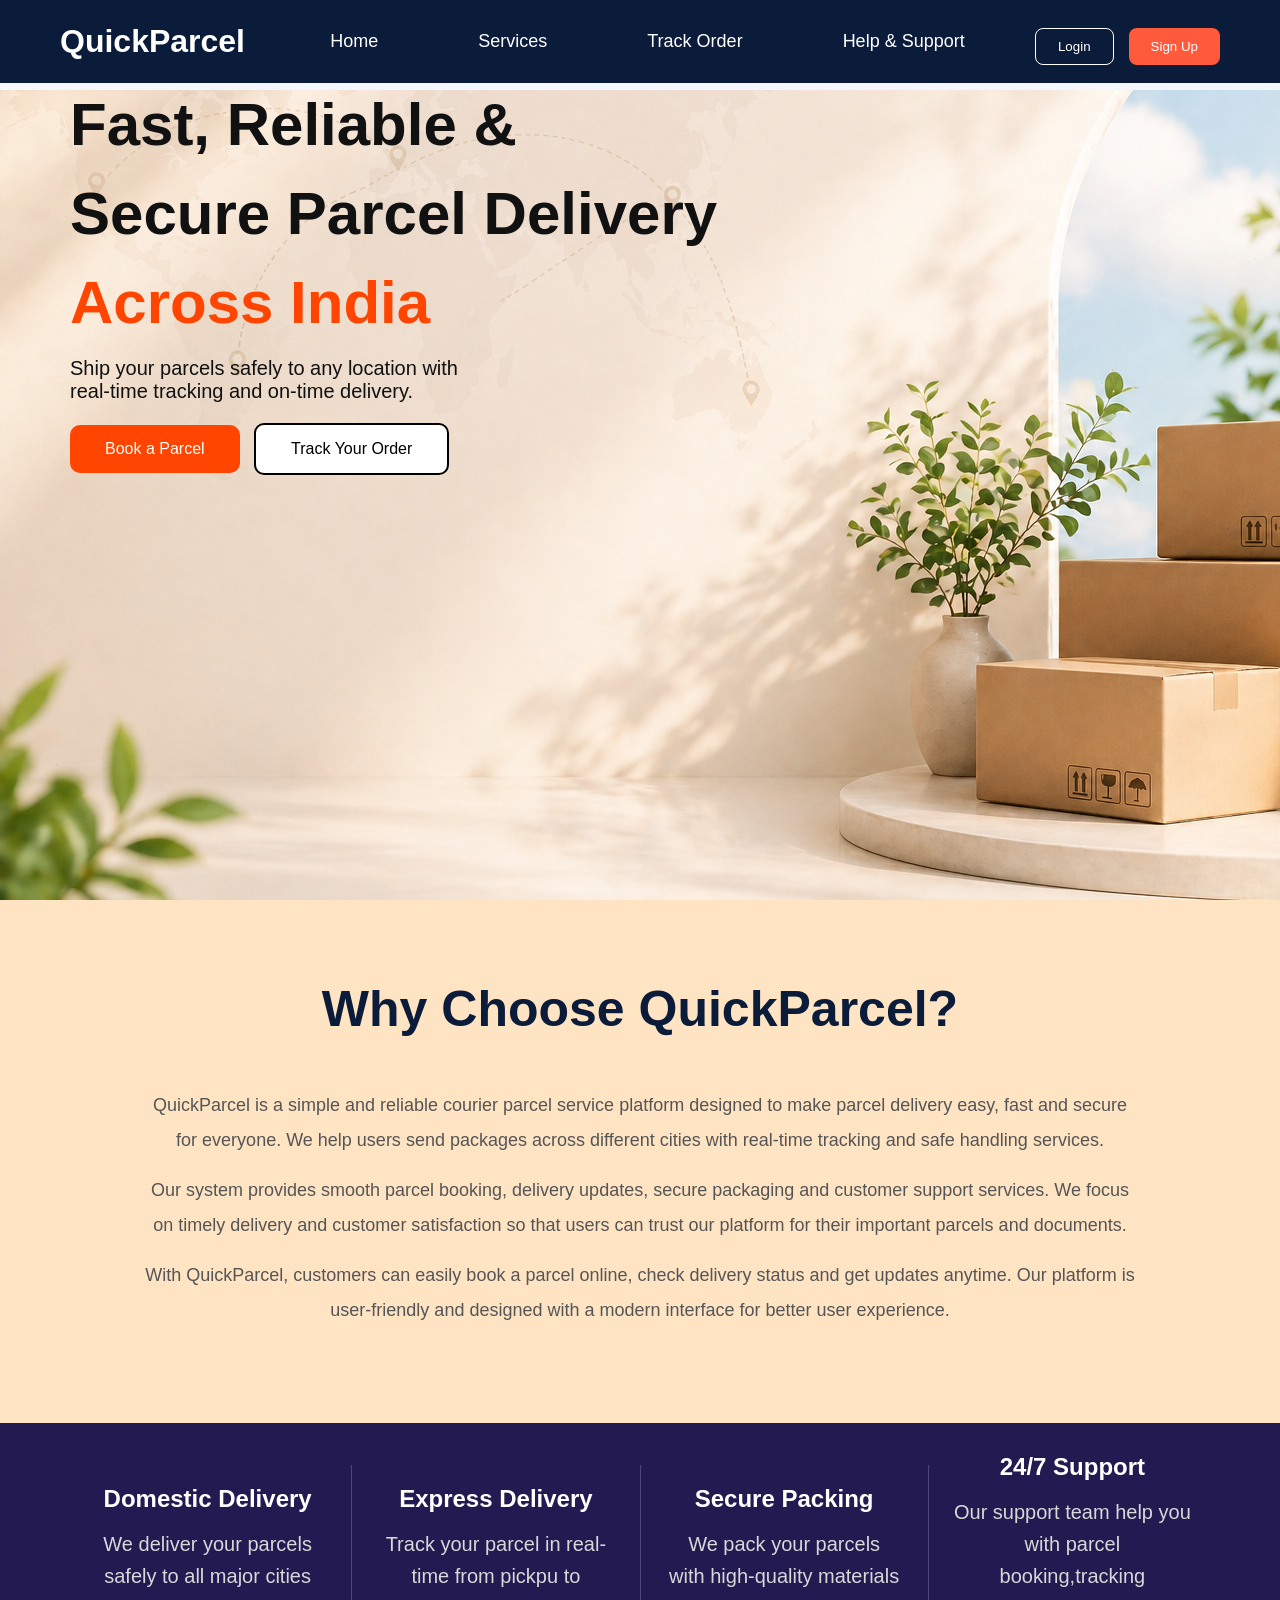
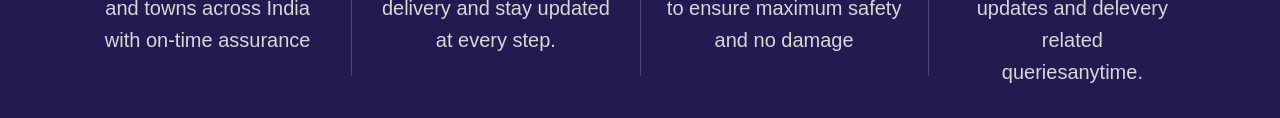
<file: index.html>
<!DOCTYPE html>
<html lang="en">
<head>
<meta charset="UTF-8">
<meta name="viewport" content="width=device-width, initial-scale=1.0">
<title>QuickParcel</title>
<link rel="stylesheet" href="style.css">
<script defer src="script.js"></script>
</head>
<body>
<div class="color">
  <nav class="navbar">
    <div class="logo">QuickParcel</div>

    <ul class="nav-links">
        <li><a href="index.html">Home</a></li>
        <li><a href="#services">Services</a></li>
        <li><a href="tracking.html">Track Order</a></li>
        <!-- <li><a href="#">Pricing</a></li> -->
        <li><a href="about.html">Help & Support</a></li>
    </ul>

     <!-- <div class="nav-buttons">
        <button class="login-btn">Login</button>
        <button class="signup-btn">Sign Up</button>
    </div>  -->
   

    <div class="nav-buttons">
   <button class="login-btn" onclick="openLogin()">Login</button>

   <button class="signup-btn" onclick="openSignup()">Sign Up</button>
</div>
</nav> 



<!-- Login Modal -->
<div class="mmodal" id="lloginModal">
  <div class="mmodal-box">
    <span class="cclose" onclick="closeLogin()">&times;</span>

    <h2>Login</h2>

    <input type="text" placeholder="Email or Phone" id="loginUser">
    <input type="password" placeholder="Password" id="loginPass">

    <button onclick="loginSuccess()">Login</button>
  </div>
</div>

<!-- Signup Modal -->
<div class="mmodal" id="ssignupModal">
  <div class="mmodal-box">
    <span class="cclose" onclick="closeSignup()">&times;</span>

    <h2>Sign Up</h2>

    <input type="text" placeholder="Full Name" id="fullname">
    <input type="text" placeholder="Email or Phone" id="signupUser">
    <input type="password" placeholder="Password" id="signupPass">

    <button onclick="signupSuccess()">Sign Up</button>


    <p>
  Already have an account?
  <span onclick="switchToLogin()" style="color:blue; cursor:pointer;">
    Login
  </span>
</p>
  </div>
</div>





<section class="hero">
<div>
<h1>Fast, Reliable &</h1>
<h1> Secure Parcel Delivery</h1>
<h1 style="color: orangered;">Across India</h1>

<p style="font-size:20px; ">Ship your parcels safely to any location with</p>
     <p style="font-size:20px;">real-time tracking and on-time delivery.</p>
<a href="booking.html" class="btn" style="background-color: orangered;">Book a Parcel</a>
<a href="tracking.html" class="btn" style="background-color: white; color:black; border:2px solid black" >Track Your Order</Track></a>
</div>
</section>


<section class="about-company" id="services" style="background-color:bisque;">

    <h1 style="text-align:center;">Why Choose QuickParcel?</h1>

    <p>
        QuickParcel is a simple and reliable courier parcel service platform
        designed to make parcel delivery easy, fast and secure for everyone.
        We help users send packages across different cities with real-time
        tracking and safe handling services.
    </p>

    <p>
        Our system provides smooth parcel booking, delivery updates,
        secure packaging and customer support services. We focus on
        timely delivery and customer satisfaction so that users can
        trust our platform for their important parcels and documents.
    </p>

    <p>
        With QuickParcel, customers can easily book a parcel online,
        check delivery status and get updates anytime. Our platform
        is user-friendly and designed with a modern interface for
        better user experience.
    </p>
    </section>

    
      
<section class="features-section">

    <div class="features-container">
        <div class="feature-box">
            
            <h2>Domestic Delivery</h2>
            <p>We deliver your parcels<br>safely to all major cities<br>and towns across India<br>with on-time assurance</p>
        </div>

        <div class="feature-box">
            
            <h2>Express Delivery</h2>
            <p>Track your parcel in real-<br>time from pickpu to<br>delivery and stay updated<br>at every step.</p>
        </div>

        <div class="feature-box">
          
            <h2>Secure Packing</h2>
            <p>We pack your parcels<br>with high-quality materials<br>to ensure maximum safety<br>and no damage</p>
        </div>

        <div class="feature-box">
        
            <h2>24/7 Support</h2>
            <p>Our support team help you<br>with parcel booking,tracking<br>updates and delevery related<br>queriesanytime.</p>
        </div>

    </div>

</section>

</body>
</html>
</file>
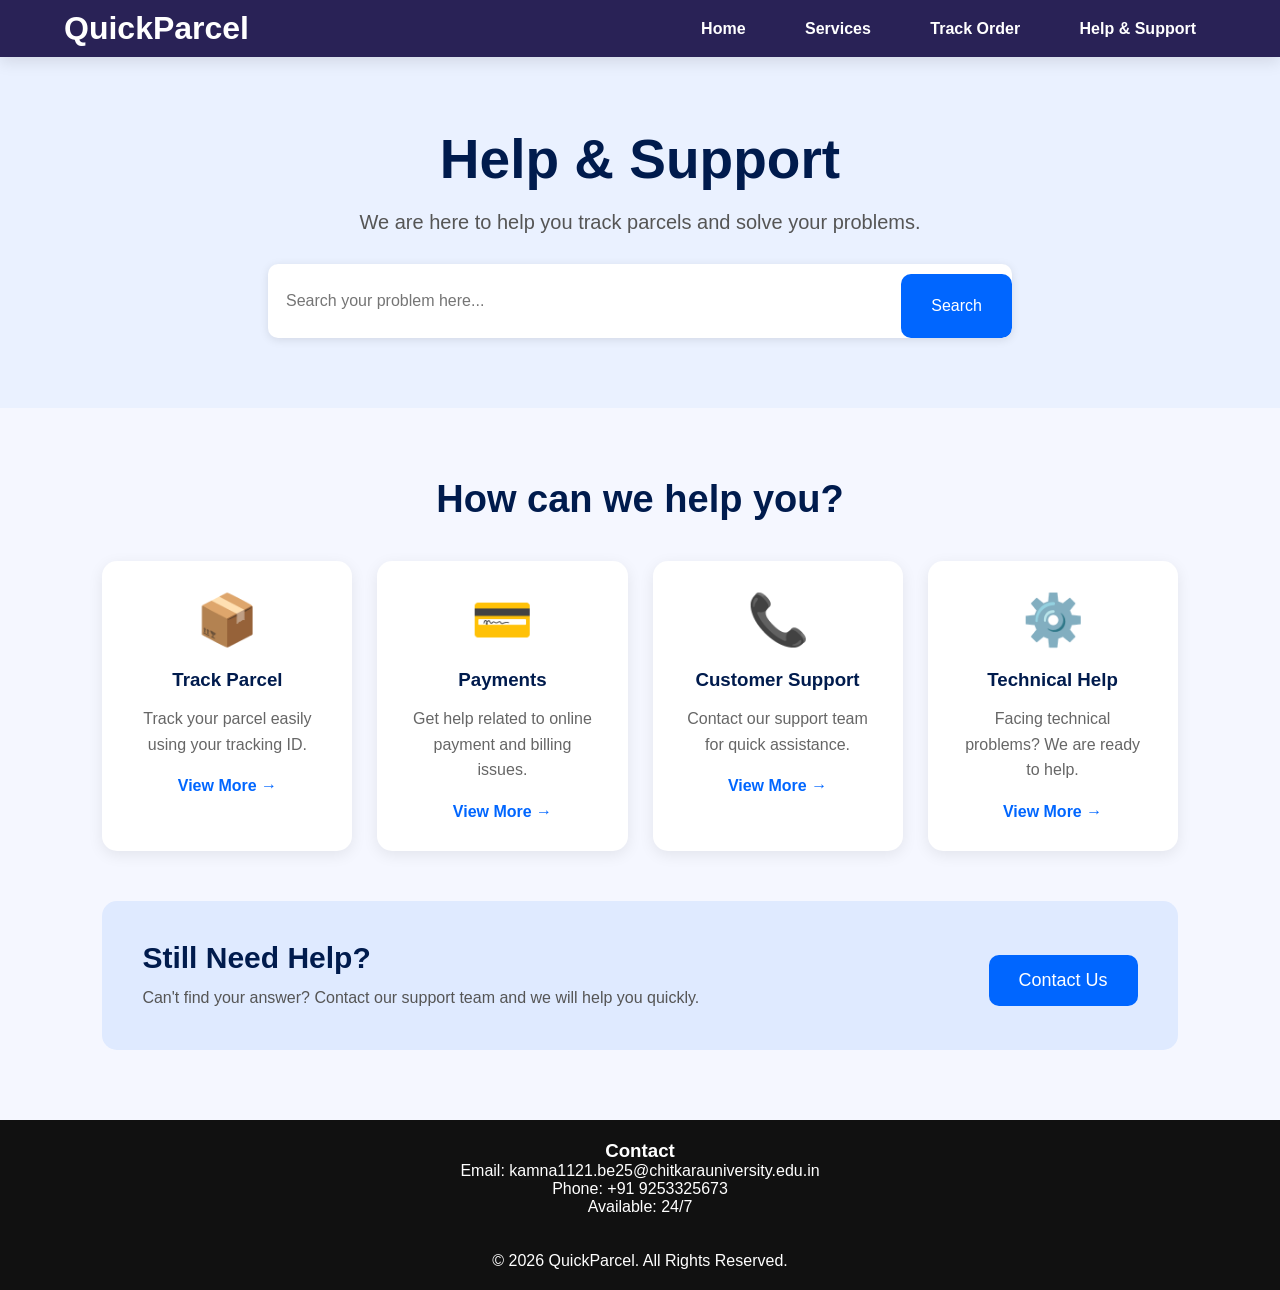
<file: about.html>
<!DOCTYPE html>
<html lang="en">
<head>
  <meta charset="UTF-8" />
  <meta name="viewport" content="width=device-width, initial-scale=1.0"/>
  <title>Help & Support</title>

  
<!DOCTYPE html>
<html lang="en">
<head>
<meta charset="UTF-8">
<meta name="viewport" content="width=device-width, initial-scale=1.0">
<title>Help & Support</title>
<link rel="stylesheet" href="style.css">
<script defer src="script.js"></script>
</head>
<body>

<header>
<div class="logo">QuickParcel</div>
<nav>
<a href="index.html">Home</a>
<a href="#services">Services</a>
<a href="tracking.html">Track Order</a>
<!-- <a href="#">Pricing</a> -->
<a href="about.html">Help & Support</a>
</nav>
</header>




  <section class="hero1">
    <h1>Help & Support</h1>
    <p>We are here to help you track parcels and solve your problems.</p>

    <div class="search-boxx">
      <input type="text" id="searchInput" placeholder="Search your problem here...">
      <button onclick="searchHelp()">Search</button>
    </div>
  </section>



  <section class="help-sectionn">

    <h2>How can we help you?</h2>

    <div class="card-containerr">

      <div class="cardd">
        <div class="icon">📦</div>
        <h3>Track Parcel</h3>
        <p>Track your parcel easily using your tracking ID.</p>
        <a href="#">View More →</a>
      </div>

      <div class="cardd">
        <div class="icon">💳</div>
        <h3>Payments</h3>
        <p>Get help related to online payment and billing issues.</p>
        <a href="#">View More →</a>
      </div>

      <div class="cardd">
        <div class="icon">📞</div>
        <h3>Customer Support</h3>
        <p>Contact our support team for quick assistance.</p>
        <a href="#">View More →</a>
      </div>

      <div class="cardd">
        <div class="icon">⚙️</div>
        <h3>Technical Help</h3>
        <p>Facing technical problems? We are ready to help.</p>
        <a href="#">View More →</a>
      </div>

    </div>


    <div class="contact-boxx">

      <div class="contact-textt">
        <h3>Still Need Help?</h3>
        <p>
          Can't find your answer? Contact our support team and we will help you quickly.
        </p>
      </div>

      <button class="contact-btnn" onclick="contactMessage()">
        Contact Us
      </button>

    </div>

  </section>


  <footer>

    <div class="footerr-container">

      

      <div>
        <h3>Contact</h3>

        <p>Email: kamna1121.be25@chitkarauniversity.edu.in</p>
        <p>Phone: +91 9253325673</p>
        <p>Available: 24/7</p><br><br>
      </div>

    </div>

    <div class="copyright">
      © 2026 QuickParcel. All Rights Reserved.
    </div>

  </footer>
</file>
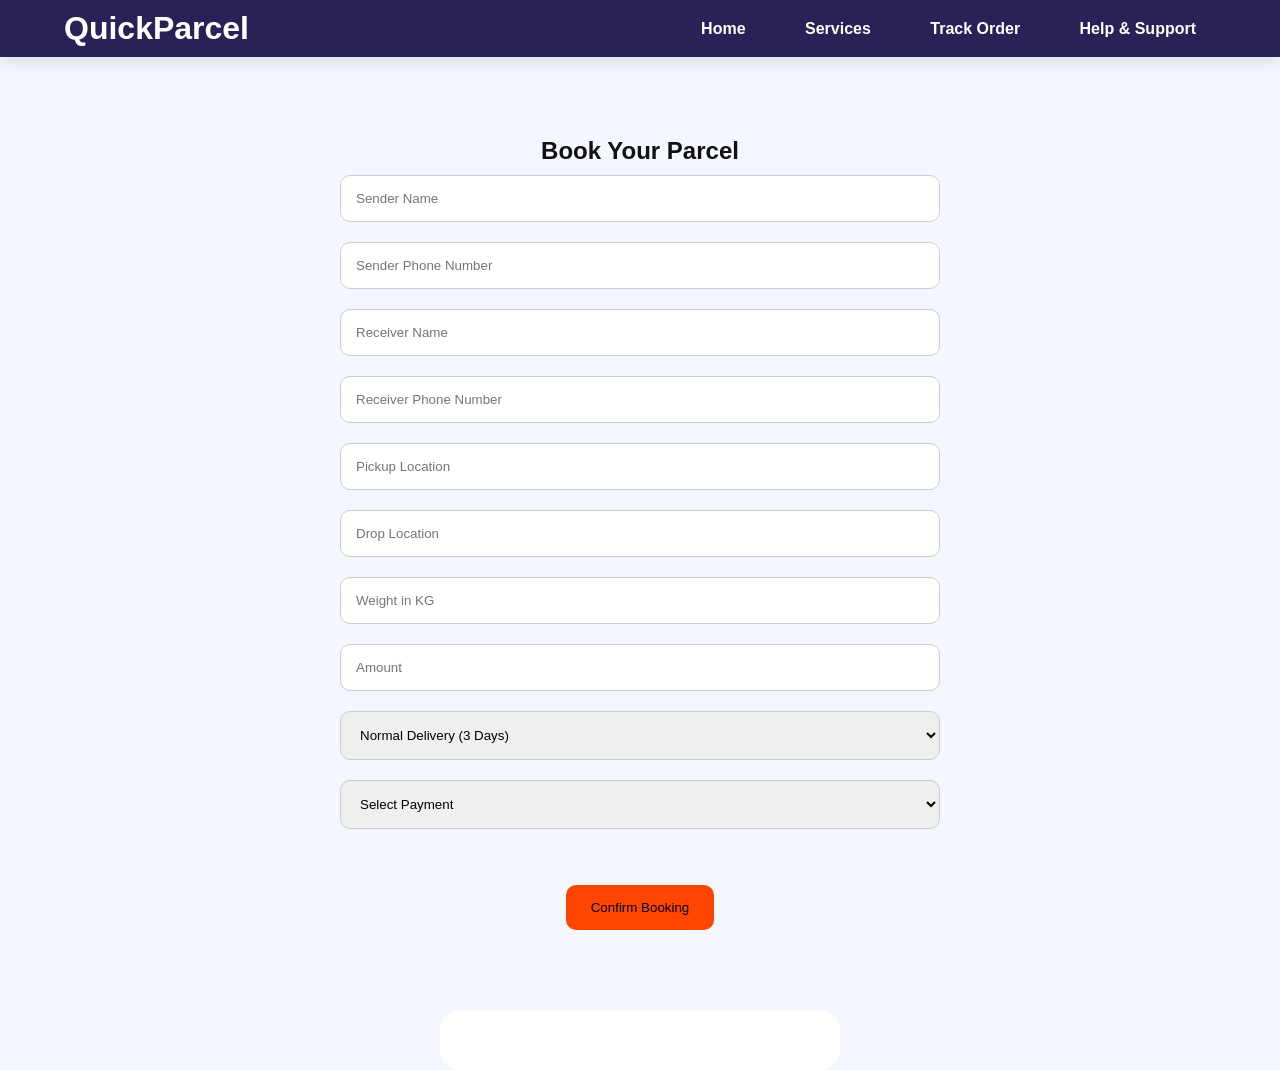
<file: booking.html>
<!DOCTYPE html>
<html lang="en">
<head>
<meta charset="UTF-8">
<meta name="viewport" content="width=device-width, initial-scale=1.0">
<title>Book Parcel</title>
<link rel="stylesheet" href="style.css">
<script defer src="script.js"></script>
</head>
<body>

<header>
<div class="logo">QuickParcel</div>
<nav>
<a href="index.html">Home</a>
<a href="#services">Services</a>
<a href="tracking.html">Track Order</a>
<!-- <a href="#">Pricing</a> -->
<a href="about.html">Help & Support</a>
</nav>
</header>

<section class="form-section">
<h2>Book Your Parcel</h2>

<form id="bookingForm">
<input type="text" id="sender" placeholder="Sender Name" required>
<input type="tel" id="senderPhone" placeholder="Sender Phone Number"
pattern="[0-9]{10}" required>
<input type="text" id="receiver" placeholder="Receiver Name" required>
<input type="tel" id="receiverPhone" placeholder="Receiver Phone Number"
pattern="[0-9]{10}" required>
<input type="text" id="pickup" placeholder="Pickup Location" required>
<input type="text" id="drop" placeholder="Drop Location" required>
<input type="number" id="weight" placeholder="Weight in KG" oninput="calculateAmount()" required>
<input type="number" id="amount" placeholder="Amount" readonly>
<select id="deliveryType" onchange="calculateAmount()">
    <option value="normal">Normal Delivery (3 Days)</option>
    <option value="express">Delivery Next day of Pickup(+₹500)</option>
</select>


<select id="paymentMethod" onchange="handlePaymentUI()">
    <option value="">Select Payment</option>
    <option value="upi">UPI</option>
    <option value="card">Card</option>
    <option value="cash">Cash</option>
</select>
<p id="deliveryDate"></p><br><br>

<button type="submit" style="background-color: orangered; color:black;">Confirm Booking</button>
</form>

<div id="bookingResult"></div>
</section>


<div class="payment-box">

    <div id="upiSection" style="display:none;">
        <input type="text" id="upiId" placeholder="Enter UPI ID (example@upi)">
    </div>

    <div id="cardSection" style="display:none;">
        <input type="text" placeholder="Card Number">
        <input type="text" placeholder="Expiry Date">
        <input type="text" placeholder="CVV">
    </div>

</div>


</body>
</html>
</file>
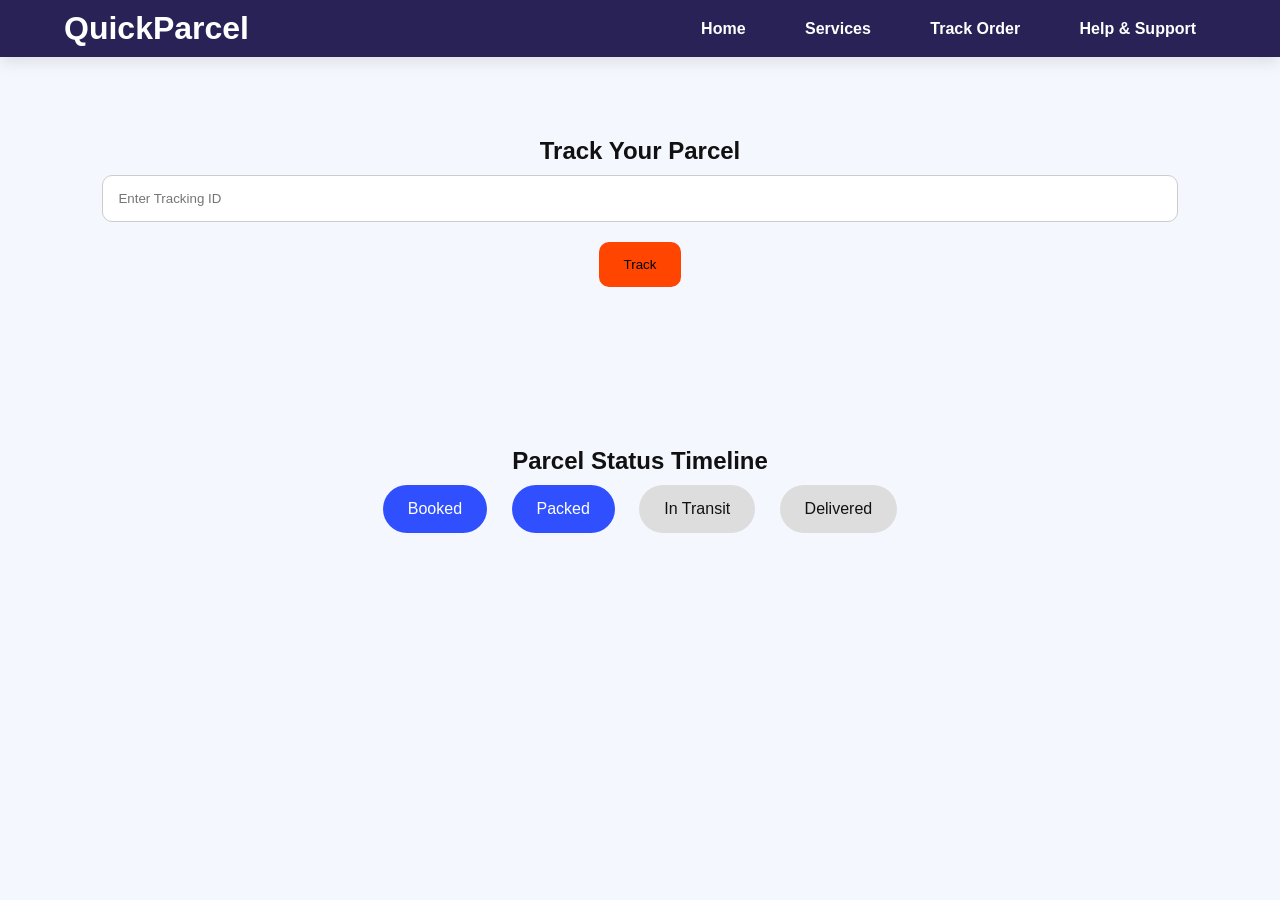
<file: tracking.html>
<!DOCTYPE html>
<html lang="en">
<head>
<meta charset="UTF-8">
<meta name="viewport" content="width=device-width, initial-scale=1.0">
<title>Track Parcel</title>
<link rel="stylesheet" href="style.css">
<script defer src="script.js"></script>
</head>
<body>

<header>
<div class="logo">QuickParcel</div>
<nav>
<a href="index.html">Home</a>
<a href="#services">Services</a>
<a href="tracking.html">Track Order</a>
<!-- <a href="#">Pricing</a> -->
<a href="about.html">Help & Support</a>
</nav>
</header>

<section class="tracking-section">
<h2>Track Your Parcel</h2>

<input type="text" id="trackingId" placeholder="Enter Tracking ID">
<button onclick="trackParcel()" style="background-color: orangered; color:black;">Track</button>

<div id="trackingOutput"></div>
</section>

<section class="timeline">
<h2>Parcel Status Timeline</h2>
<div class="line"></div>
<div class="step active">Booked</div>
<div class="step active">Packed</div>
<div class="step">In Transit</div>
<div class="step">Delivered</div>
</section>



</body>
</html>
</file>
<file: style.css>
*{
margin:0;
padding:0;
box-sizing:border-box;
font-family:Arial;
}

body{
background:#f5f7ff;
color:#111;

}
.color{
    background-image: url("./new3.png");
}

.dark{
background:#111;
color:white;
}

header{
display:flex;
justify-content:space-between;
align-items:center;
 padding:10px 5%; 
background:rgb(41, 34, 86);
box-shadow:0 5px 15px rgba(0,0,0,0.1);
position:sticky;
top:0;
}

.logo{
font-size:30px;
font-weight:bold;
color:white;

}

nav a{
text-decoration:none;
margin-left:15px;
padding:20px;
color:white;
font-weight:bold;
}

/* #login{

border-radius: 5px;
margin-left:330px;
background:rgb(41, 34, 86);
border: 1px solid white;
}
#signup{

border-radius: 5px;
background-color: orangered; */


.hero{
height:90vh;
display:flex;
margin-left:70px;
margin-top:90px;

}

.hero h1{
font-size:60px;
margin-bottom:20px;
}

.btn{
padding:15px 35px;
background:rgb(41, 34, 86);
color:white;
text-decoration:none;
border-radius:10px;
display:inline-block;
margin-top:20px;
margin-right:10px;
}



.features-section{
    background:rgb(34, 26, 80);
    padding:10px 5% ;
    color:#fff;
}

.features-container{
    display:flex;
    justify-content:space-between;
    align-items:center;
    flex-wrap:wrap;
}

.feature-box{
    flex:1;
    min-width:220px;
    text-align:center;
    padding:20px 25px;
    border-right:1px solid rgba(255,255,255,0.2);
}

.feature-box:last-child{
    border-right:none;
}

.feature-icon{
    font-size:55px;
    margin-bottom:20px;
}

.feature-box h2{
    /* font-size:34px; */
    margin-bottom:15px;
    font-weight:bold;
}

.feature-box p{
    font-size:20px;
    color:#d8d8d8;
    line-height:1.6;
}


@media(max-width:900px){

    .features-container{
        flex-direction:column;
    }

    .feature-box{
        border-right:none;
        border-bottom:1px solid rgba(255,255,255,0.2);
        width:100%;
    }

    .feature-box:last-child{
        border-bottom:none;
    }

}

.login-section,
.form-section,
.tracking-section,
.dashboard,
.about-section,
.payment-ui,
.otp-box,
.qr-section,
.map-section,
.email-ui{
padding:80px 8%;
text-align:center;
}

input,
select{
width:100%;
padding:15px;
margin:10px 0;
border-radius:10px;
border:1px solid #ccc;
}

button{
padding:15px 25px;
border:none;

color:white;
border-radius:10px;
cursor:pointer;
margin-top:10px;
}

form{
max-width:600px;
margin:auto;
}

.payment-box{
max-width:400px;
margin:auto;
background:white;
padding:30px;
border-radius:20px;
}

.timeline{
padding:80px 8%;
text-align:center;
}

.step{
display:inline-block;
padding:15px 25px;
background:#ddd;
margin:10px;
border-radius:30px;
}

.active{
background:#304ffe;
color:white;
}

.truck{
font-size:80px;
animation:moveTruck 5s linear infinite;
}

@keyframes moveTruck{
0%{transform:translateX(-100px);}
100%{transform:translateX(1000px);}
}

table{
width:100%;
border-collapse:collapse;
background:white;
}

th,td{
padding:15px;
border:1px solid #ddd;
}

iframe{
width:100%;
height:400px;
border:none;
border-radius:20px;
}

footer{
text-align:center;
padding:20px;
background:#111;
color:white;
}

@media(max-width:768px){
.hero h1{
font-size:40px;
}

header{
flex-direction:column;
}

nav{
margin-top:15px;
}}





.navbar{
    width:100%;
    background:#0b1b3a;
    display:flex;
    justify-content:space-between;
    align-items:center;
    padding:18px 60px;
    position: fixed;
    z-index: 1000;
    top:0;
    left:0;
}

.logo{
    color:white;
    font-size:32px;
    font-weight:bold;
}

.logo span{
    font-size:20px;
}

.nav-links{
    display:flex;
    gap:45px;
    list-style:none;
}

.nav-links a{
    text-decoration:none;
    color:white;
    font-size:18px;
    font-weight:500;
    transition:0.3s;
}

.nav-links a:hover{
    color:#ff6b4a;
}

.nav-buttons{
    display:flex;
    gap:15px;
}

.login-btn{
    padding:10px 22px;
    background:transparent;
    border:1px solid white;
    color:white;
    border-radius:8px;
    cursor:pointer;
}

.signup-btn{
    padding:10px 22px;
    background:#ff5a3c;
    border:none;
    color:white;
    border-radius:8px;
    cursor:pointer;
}

.signup-btn:hover{
    background:#e5482d;
}

 

.about-company{
    padding:80px 60px;
    background:#ffffff;
    text-align:center;
}

.about-company h1{
    font-size:50px;
    color:#0b1b3a;
    margin-bottom:50px;
}

.about-company p{
    font-size:18px;
    color:#555;
    line-height:35px;
    margin-bottom:15px;
    max-width:1000px;
    margin-left:auto;
    margin-right:auto;
} 


.hero1{
      text-align:center;
      padding:70px 20px;
      background:#eaf1ff;
    }

    .hero1 h1{
      font-size:55px;
      margin-bottom:20px;
      color:#001b4d;
    }

    .hero1 p{
      font-size:20px;
      margin-bottom:30px;
      color:#555;
    }

    .search-boxx{
      width:60%;
      margin:auto;
      display:flex;
      background:white;
      border-radius:10px;
      overflow:hidden;
      box-shadow:0 2px 10px rgba(0,0,0,0.1);
    }

    .search-boxx input{
      flex:1;
      padding:18px;
      border:none;
      outline:none;
      font-size:16px;
    }

    .search-boxx button{
      padding:18px 30px;
      border:none;
      background:#0066ff;
      color:white;
      cursor:pointer;
      font-size:16px;
    }

    /* HELP CARDS */

    .help-sectionn{
      padding:70px 8%;
    }

    .help-sectionn h2{
      text-align:center;
      margin-bottom:40px;
      font-size:38px;
      color:#001b4d;
    }

    .card-containerr{
      display:grid;
      grid-template-columns:repeat(auto-fit,minmax(250px,1fr));
      gap:25px;
    }

    .cardd{
      background:white;
      padding:30px;
      border-radius:15px;
      text-align:center;
      box-shadow:0 4px 15px rgba(0,0,0,0.08);
      transition:0.3s;
    }

    .cardd:hover{
      transform:translateY(-5px);
    }

    .cardd .icon{
      font-size:50px;
      margin-bottom:20px;
    }

    .cardd h3{
      margin-bottom:15px;
      color:#001b4d;
    }

    .cardd p{
      color:#666;
      margin-bottom:20px;
      line-height:1.6;
    }

    .cardd a{
      text-decoration:none;
      color:#0066ff;
      font-weight:bold;
    }

    /* CONTACT BOX */

    .contact-boxx{
      margin-top:50px;
      background:#dfeaff;
      border-radius:15px;
      padding:40px;
      display:flex;
      justify-content:space-between;
      align-items:center;
      flex-wrap:wrap;
      gap:20px;
    }

    .contact-textt h3{
      font-size:30px;
      margin-bottom:10px;
      color:#001b4d;
    }

    .contact-textt p{
      color:#555;
      line-height:1.6;
    }

    .contact-btnn{
      padding:15px 30px;
      background:#0066ff;
      color:white;
      border:none;
      border-radius:10px;
      cursor:pointer;
      font-size:18px;
    }

    /* FOOTER */

    footerr{
      background:#001b4d;
      color:white;
      padding:50px 8%;
      margin-top:50px;
    }

    .footerr-container{
      display:grid;
      grid-template-columns:repeat(auto-fit,minmax(220px,1fr));
      gap:40px;
    }

    footerr h3{
      margin-bottom:20px;
      font-size:25px;
    }

    footerr p{
      line-height:1.8;
      color:#ddd;
    }

    footerr ul{
      list-style:none;
    }

    footerr ul li{
      margin-bottom:12px;
    }

    footerr ul li a{
      text-decoration:none;
      color:#ddd;
    }

    footerr ul li a:hover{
      color:#4da6ff;
    }

    .copyrightt{
      text-align:center;
      margin-top:40px;
      color:#bbb;
    }

    /* RESPONSIVE */

    @media(max-width:768px){

      .hero1 h1{
        font-size:40px;
      }

      .search-boxx{
        width:95%;
      }

      nav{
        flex-direction:column;
        gap:20px;
      }

      nav ul{
        flex-wrap:wrap;
        justify-content:center;
      }

      .contact-box{
        text-align:center;
        justify-content:center;
      }
    }




    /* Modal Background */
.mmodal{
    display:none;
    position:fixed;
    z-index:1000;
    left:0;
    top:0;
    width:100%;
    height:100%;
    background:rgba(0,0,0,0.5);
}

/* Modal Box */
.mmodal-box{
    background:white;
    width:320px;
    padding:25px;
    border-radius:12px;
    position:absolute;
    top:50%;
    left:50%;
    transform:translate(-50%,-50%);
    text-align:center;
}

/* Inputs */
.mmodal-box input{
    width:100%;
    padding:12px;
    margin:10px 0;
    border:1px solid #ccc;
    border-radius:8px;
    font-size:16px;
}

/* Button */
.mmodal-box button{
    width:100%;
    padding:12px;
    background:#ff5a3c;
    color:white;
    border:none;
    border-radius:8px;
    font-size:16px;
    cursor:pointer;
}

.mmodal-box button:hover{
    background:#e5482d;
}

/* Close Button */
.cclose{
    float:right;
    font-size:24px;
    cursor:pointer;
}
</file>
